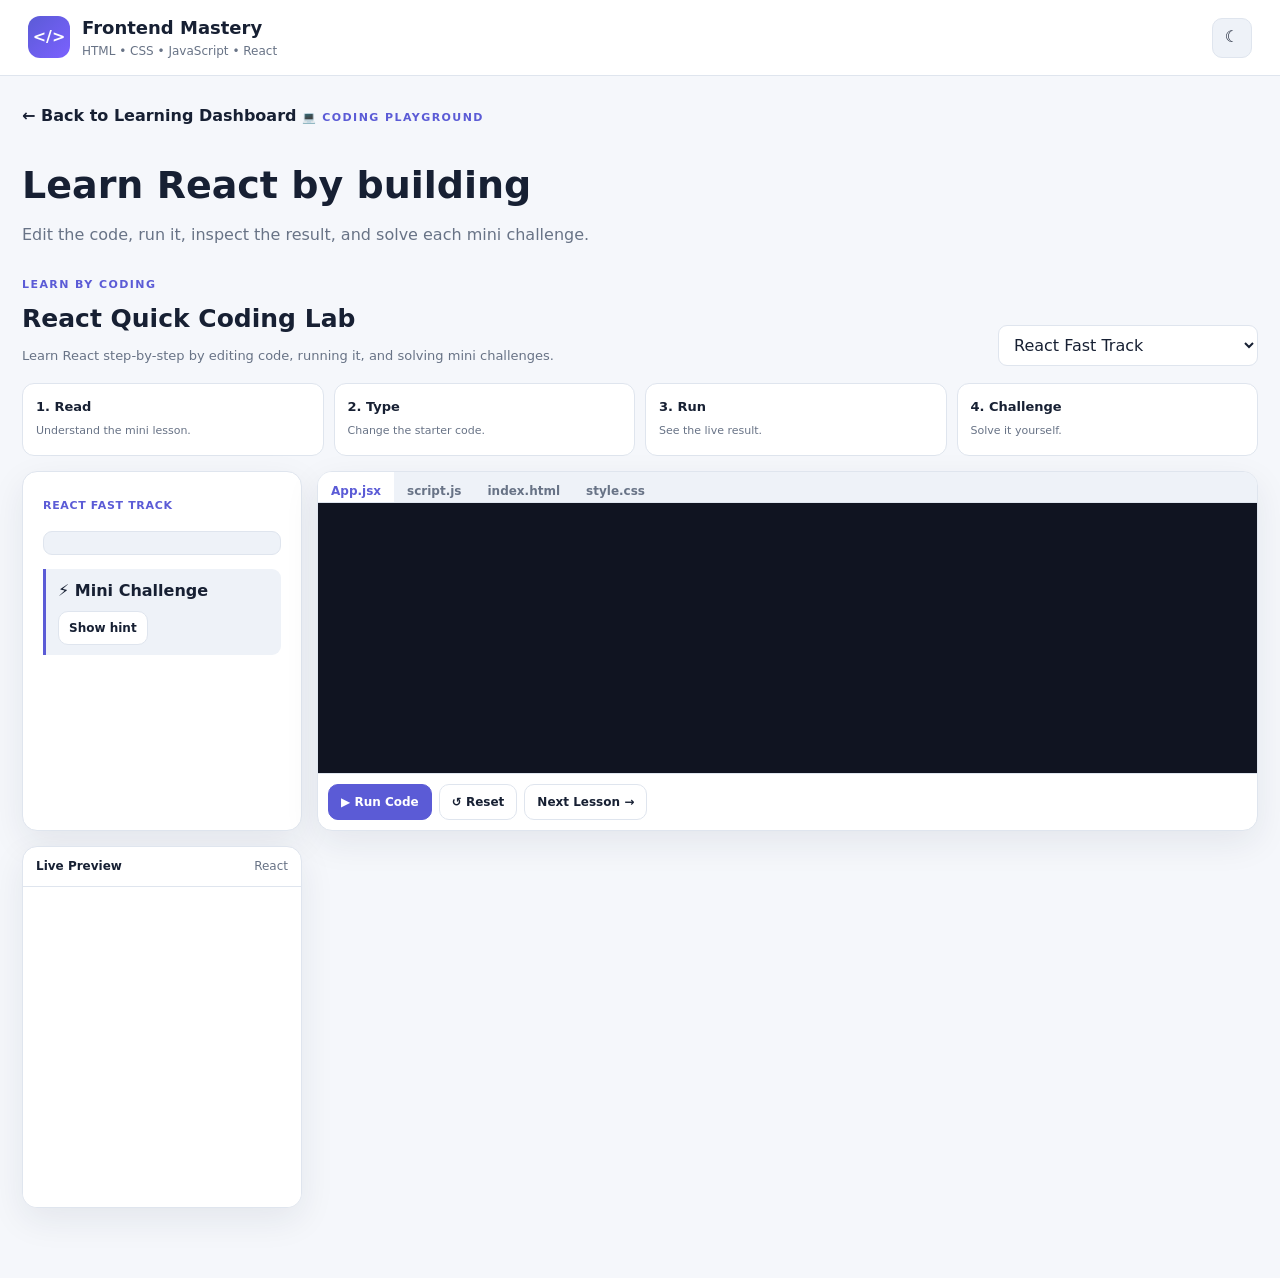
<file: coding-playground.html>
<!DOCTYPE html>
<html lang="en">
<head>
  <meta charset="UTF-8">
  <meta name="viewport" content="width=device-width, initial-scale=1.0">
  <title>Frontend Mastery | Notes + 150 MCQs Practice</title>
  <link rel="stylesheet" href="style.css">
</head>
<body class="playground-page-body">
<header class="topbar">
    <div class="brand">
      <div class="logo">&lt;/&gt;</div>
      <div>
        <h1>Frontend Mastery</h1>
        <p>HTML • CSS • JavaScript • React</p>
      </div>
    </div>
    <button id="themeBtn" class="icon-btn" title="Toggle theme">☾</button>
  </header>
<main class="playground-page">
  <div class="page-heading">
    <a class="back-link" href="index.html">← Back to Learning Dashboard</a>
    <span class="eyebrow">💻 CODING PLAYGROUND</span>
    <h1>Learn React by building</h1>
    <p>Edit the code, run it, inspect the result, and solve each mini challenge.</p>
  </div>
  <section id="playgroundSection" class="content-section playground-section">
  <div class="section-title">
    <div>
      <span class="eyebrow">LEARN BY CODING</span>
      <h2>React Quick Coding Lab</h2>
      <p class="section-subtitle">Learn React step-by-step by editing code, running it, and solving mini challenges.</p>
    </div>
    <select id="playgroundMode" class="search">
      <option value="react">React Fast Track</option>
      <option value="javascript">JavaScript Basics</option>
      <option value="htmlcss">HTML + CSS</option>
    </select>
  </div>
  <div class="learn-strip">
    <div><b>1. Read</b><span>Understand the mini lesson.</span></div>
    <div><b>2. Type</b><span>Change the starter code.</span></div>
    <div><b>3. Run</b><span>See the live result.</span></div>
    <div><b>4. Challenge</b><span>Solve it yourself.</span></div>
  </div>
  <div class="playground">
    <article class="lesson-panel">
      <span class="module-label">React Fast Track</span>
      <h3 id="lessonTitle"></h3>
      <p id="lessonText"></p>
      <div id="lessonExample" class="lesson-example"></div>
      <div class="challenge-box">
        <b>⚡ Mini Challenge</b>
        <p id="challengeText"></p>
        <button id="showHintBtn" class="secondary small-btn">Show hint</button>
        <p id="hintText" class="hint"></p>
      </div>
    </article>
    <article class="editor-panel">
      <div class="editor-tabs">
        <button class="editor-tab active" data-file="jsx">App.jsx</button>
        <button class="editor-tab" data-file="js">script.js</button>
        <button class="editor-tab" data-file="html">index.html</button>
        <button class="editor-tab" data-file="css">style.css</button>
      </div>
      <textarea id="codeEditor" spellcheck="false"></textarea>
      <div class="editor-actions">
        <button class="primary" id="runCodeBtn">▶ Run Code</button>
        <button class="secondary" id="resetCodeBtn">↺ Reset</button>
        <button class="secondary" id="nextLessonBtn">Next Lesson →</button>
        <span id="runStatus"></span>
      </div>
    </article>
    <article class="preview-panel">
      <div class="preview-head"><b>Live Preview</b><span id="previewLabel">React</span></div>
      <iframe id="previewFrame" title="Live code preview" sandbox="allow-scripts"></iframe>
    </article>
  </div>
</section>
</main>
</body>
</html>
</file>
<file: style.css>
*{box-sizing:border-box}
:root{
  --bg:#f5f7fb;--surface:#fff;--surface2:#eef2f8;--text:#172033;--muted:#687386;
  --border:#dfe5ee;--primary:#5b5bd6;--primary2:#7b61ff;--good:#168a55;--goodbg:#e9f8f0;
  --bad:#c43d50;--badbg:#fff0f2;--shadow:0 12px 35px rgba(24,35,61,.08)
}
[data-theme="dark"]{
  --bg:#0e1220;--surface:#171c2d;--surface2:#20263a;--text:#eef2ff;--muted:#9aa6bc;
  --border:#30384e;--primary:#8a86ff;--primary2:#a58cff;--good:#55d99a;--goodbg:#143626;
  --bad:#ff7184;--badbg:#3a1820;--shadow:0 14px 35px rgba(0,0,0,.25)
}
html{scroll-behavior:smooth}
body{margin:0;font-family:Inter,ui-sans-serif,system-ui,-apple-system,Segoe UI,Roboto,Arial,sans-serif;background:var(--bg);color:var(--text);line-height:1.55}
button,input,select{font:inherit}
.topbar{height:76px;background:var(--surface);border-bottom:1px solid var(--border);display:flex;align-items:center;justify-content:space-between;padding:0 28px;position:sticky;top:0;z-index:20}
.brand{display:flex;gap:12px;align-items:center}.brand h1{font-size:18px;margin:0}.brand p{font-size:12px;color:var(--muted);margin:0}.logo{height:42px;width:42px;border-radius:12px;background:linear-gradient(135deg,var(--primary),var(--primary2));color:#fff;display:grid;place-items:center;font-weight:800}
.icon-btn{border:1px solid var(--border);background:var(--surface2);color:var(--text);height:40px;width:40px;border-radius:10px;cursor:pointer}
.app-shell{display:grid;grid-template-columns:270px 1fr;max-width:1500px;margin:auto}
.sidebar{background:var(--surface);border-right:1px solid var(--border);min-height:calc(100vh - 76px);position:sticky;top:76px;height:calc(100vh - 76px);overflow:auto;padding:22px 15px}
.sidebar-head{padding:0 10px 14px}.sidebar h2{font-size:15px;margin:0}.sidebar p{font-size:12px;color:var(--muted);margin:3px 0 0}
.nav-group{margin:10px 0}.nav-module{width:100%;text-align:left;border:0;background:transparent;color:var(--text);padding:11px 10px;border-radius:9px;cursor:pointer;font-weight:700;font-size:13px}.nav-module:hover{background:var(--surface2)}.nav-topics{padding-left:12px;display:none}.nav-group.open .nav-topics{display:block}.nav-topic{display:block;width:100%;border:0;background:transparent;color:var(--muted);text-align:left;padding:6px 8px;font-size:12px;cursor:pointer;border-left:2px solid var(--border)}.nav-topic:hover{color:var(--primary);border-color:var(--primary)}
.main{min-width:0;padding:30px}
.hero{display:grid;grid-template-columns:1fr 270px;gap:25px;background:linear-gradient(135deg,var(--surface),var(--surface2));border:1px solid var(--border);border-radius:22px;padding:34px;box-shadow:var(--shadow)}
.eyebrow{font-size:11px;font-weight:800;letter-spacing:.13em;color:var(--primary)}.hero h2{font-size:clamp(28px,4vw,46px);line-height:1.08;margin:9px 0 14px;max-width:800px}.hero p{color:var(--muted);max-width:760px}
.hero-actions{display:flex;gap:10px;margin-top:22px}.primary,.secondary{padding:11px 17px;border-radius:10px;cursor:pointer;font-weight:700}.primary{background:var(--primary);color:#fff;border:1px solid var(--primary)}.secondary{background:var(--surface);color:var(--text);border:1px solid var(--border)}
.hero-card{display:grid;grid-template-columns:1fr 1fr;gap:12px;align-content:center}.stat{background:var(--surface);border:1px solid var(--border);border-radius:14px;padding:18px}.stat strong{font-size:27px;display:block}.stat span{font-size:12px;color:var(--muted)}
.progress-panel{background:var(--surface);border:1px solid var(--border);border-radius:16px;padding:17px 20px;margin:22px 0;box-shadow:var(--shadow)}.progress-top,.score-row{display:flex;justify-content:space-between;gap:12px;align-items:center;font-size:13px}.progress-track{height:9px;background:var(--surface2);border-radius:99px;overflow:hidden;margin:10px 0}.progress-track div{height:100%;width:0;background:linear-gradient(90deg,var(--primary),var(--primary2));transition:.3s}.score-row{color:var(--muted)}.score-row b{color:var(--text)}.text-btn{border:0;background:none;color:var(--primary);cursor:pointer;font-size:12px}
.content-section{margin-top:42px}.section-title{display:flex;justify-content:space-between;align-items:end;gap:15px;margin-bottom:17px}.section-title h2{margin:4px 0 0;font-size:25px}.search,.quiz-tools select{background:var(--surface);border:1px solid var(--border);color:var(--text);border-radius:9px;padding:9px 11px;outline:none}.search{width:260px}.quiz-tools{display:flex;gap:8px}
.notes-grid{display:grid;grid-template-columns:repeat(2,minmax(0,1fr));gap:15px}.note-card{background:var(--surface);border:1px solid var(--border);border-radius:15px;padding:20px;box-shadow:var(--shadow)}.note-card h3{font-size:17px;margin:0 0 4px}.module-label{font-size:11px;color:var(--primary);font-weight:800;text-transform:uppercase;letter-spacing:.06em}.note-card h4{margin:16px 0 5px;font-size:13px}.note-card p,.note-card li{font-size:13px;color:var(--muted)}.note-card ul{padding-left:18px;margin:7px 0}.code{background:var(--surface2);border:1px solid var(--border);border-radius:8px;padding:9px;font:12px ui-monospace,SFMono-Regular,Menlo,monospace;white-space:pre-wrap;color:var(--text)}
.quiz-section{padding-bottom:30px}.quiz-card{background:var(--surface);border:1px solid var(--border);border-radius:16px;padding:22px;margin-bottom:17px;box-shadow:var(--shadow)}.q-head{display:flex;justify-content:space-between;gap:12px;align-items:start}.q-num{font-size:12px;color:var(--muted)}.q-topic{font-size:11px;color:var(--primary);font-weight:800;background:var(--surface2);padding:4px 8px;border-radius:99px}.question{font-size:17px;font-weight:750;margin:10px 0 16px}.options{display:grid;gap:9px}.option{width:100%;text-align:left;border:1px solid var(--border);background:var(--surface);color:var(--text);border-radius:10px;padding:12px 13px;cursor:pointer;transition:.15s}.option:hover:not(.locked){border-color:var(--primary);transform:translateY(-1px)}.option.correct{border-color:var(--good);background:var(--goodbg)}.option.wrong{border-color:var(--bad);background:var(--badbg)}.option.locked{cursor:default}.option-letter{display:inline-grid;place-items:center;width:25px;height:25px;border-radius:7px;background:var(--surface2);font-weight:800;font-size:12px;margin-right:8px}.explanation{margin-top:15px;padding:14px;border-radius:11px;background:var(--surface2);border:1px solid var(--border);display:none}.explanation.show{display:block}.explanation strong{font-size:13px}.explanation p{margin:5px 0;font-size:13px;color:var(--muted)}.option-detail{padding:7px 0;border-top:1px solid var(--border);font-size:12px}.option-detail:first-of-type{margin-top:8px}.right-tag{color:var(--good);font-weight:800}.wrong-tag{color:var(--bad);font-weight:800}.empty{padding:30px;text-align:center;background:var(--surface);border:1px dashed var(--border);border-radius:14px;color:var(--muted)}
footer{padding:30px;text-align:center;color:var(--muted);font-size:12px}
@media(max-width:950px){.app-shell{grid-template-columns:1fr}.sidebar{position:static;height:auto;min-height:0;border-right:0;border-bottom:1px solid var(--border)}.nav-topics{display:none!important}.sidebar{max-height:170px}.hero{grid-template-columns:1fr}.notes-grid{grid-template-columns:1fr}}
@media(max-width:650px){.topbar{padding:0 16px}.main{padding:18px}.hero{padding:23px}.section-title{align-items:stretch;flex-direction:column}.search{width:100%}.quiz-tools{flex-wrap:wrap}.quiz-tools select{flex:1}.hero-actions{flex-wrap:wrap}.hero-card{grid-template-columns:1fr 1fr}}

.nav-playground{width:calc(100% - 20px);margin:18px 10px 0;border:1px solid var(--primary);background:var(--surface2);color:var(--primary);padding:10px;border-radius:9px;cursor:pointer;font-weight:800;font-size:12px}
.section-subtitle{color:var(--muted);font-size:13px;margin:7px 0 0}
.learn-strip{display:grid;grid-template-columns:repeat(4,1fr);gap:10px;margin-bottom:15px}
.learn-strip div{background:var(--surface);border:1px solid var(--border);border-radius:12px;padding:13px}
.learn-strip b{display:block;font-size:13px}.learn-strip span{font-size:11px;color:var(--muted)}
.playground{display:grid;grid-template-columns:280px minmax(0,1fr);grid-template-rows:360px;gap:15px}
.lesson-panel,.editor-panel,.preview-panel{background:var(--surface);border:1px solid var(--border);border-radius:15px;box-shadow:var(--shadow)}
.lesson-panel{overflow:visible;min-width:0}.editor-panel,.preview-panel{overflow:hidden}
.lesson-panel{padding:20px}.lesson-panel h3{font-size:21px;margin:8px 0}.lesson-panel p{font-size:13px;color:var(--muted)}
.lesson-example{background:var(--surface2);border:1px solid var(--border);border-radius:9px;padding:11px;font:11px ui-monospace,monospace;white-space:pre-wrap;color:var(--text);margin:14px 0}
.challenge-box{border-left:3px solid var(--primary);padding:10px 12px;background:var(--surface2);border-radius:0 9px 9px 0}.challenge-box p{margin:7px 0}.small-btn{padding:7px 10px;font-size:12px}.hint{display:none}.hint.show{display:block!important}
.editor-panel,.preview-panel{display:flex;flex-direction:column;min-height:360px}.editor-tabs{display:flex;border-bottom:1px solid var(--border);background:var(--surface2);overflow:auto}.editor-tab{border:0;background:transparent;color:var(--muted);padding:10px 13px;cursor:pointer;font-size:12px;font-weight:700;white-space:nowrap}.editor-tab.active{color:var(--primary);background:var(--surface)}
#codeEditor{width:100%;flex:1;min-height:270px;resize:none;border:0;outline:0;padding:15px;background:#101421;color:#e8ecf7;font:13px/1.6 ui-monospace,SFMono-Regular,Menlo,Consolas,monospace}
.editor-actions{display:flex;align-items:center;gap:7px;padding:10px;border-top:1px solid var(--border);flex-wrap:wrap}.editor-actions button{padding:8px 12px;font-size:12px}.editor-actions span{font-size:11px;color:var(--muted);margin-left:auto}
.preview-head{padding:10px 13px;border-bottom:1px solid var(--border);display:flex;justify-content:space-between;font-size:12px}.preview-head span{color:var(--muted)}
#previewFrame{width:100%;height:100%;min-height:320px;border:0;background:#fff}
@media(max-width:1100px){.playground{grid-template-columns:1fr;grid-template-rows:auto 360px 360px}.learn-strip{grid-template-columns:repeat(2,1fr)}}
@media(max-width:650px){.learn-strip{grid-template-columns:1fr}.playground{grid-template-columns:1fr;grid-template-rows:auto auto auto}.lesson-panel{padding:18px}.lesson-panel h3{font-size:20px}.lesson-example{font-size:10.5px;overflow-x:auto}.challenge-box{margin-top:12px}.editor-panel{min-height:420px}.preview-panel{min-height:340px}#previewFrame{min-height:300px}}

.option-label{vertical-align:middle;line-height:1.45;display:inline-block;max-width:calc(100% - 42px);}

@media(max-width:430px){.playground-section{padding-left:10px;padding-right:10px}.lesson-panel{width:100%;box-sizing:border-box}.lesson-text,.challenge-box p{overflow-wrap:anywhere}.editor-actions span{margin-left:0;width:100%}}


/* Dedicated Coding Playground page */
.playground-cta{margin:28px auto;max-width:1180px;padding:28px;border:1px solid var(--border);border-radius:18px;background:var(--surface);display:flex;align-items:center;justify-content:space-between;gap:24px;box-shadow:var(--shadow)}
.playground-cta h2{margin:7px 0 8px;font-size:26px}
.playground-cta p{margin:0;color:var(--muted);line-height:1.6}
.playground-page{max-width:1280px;margin:0 auto;padding:28px 22px 70px}
.page-heading{margin-bottom:22px}
.back-link{display:inline-block;margin-bottom:20px;color:var(--accent);font-weight:700;text-decoration:none}
.page-heading h1{margin:7px 0 8px;font-size:38px}
.page-heading p{margin:0;color:var(--muted);font-size:16px}
.playground-page .playground-section{margin-top:24px}
@media(max-width:700px){
  .playground-cta{flex-direction:column;align-items:flex-start}
  .playground-cta .primary-btn{width:100%}
  .playground-page{padding:20px 12px 50px}
  .page-heading h1{font-size:30px}
}
</file>
